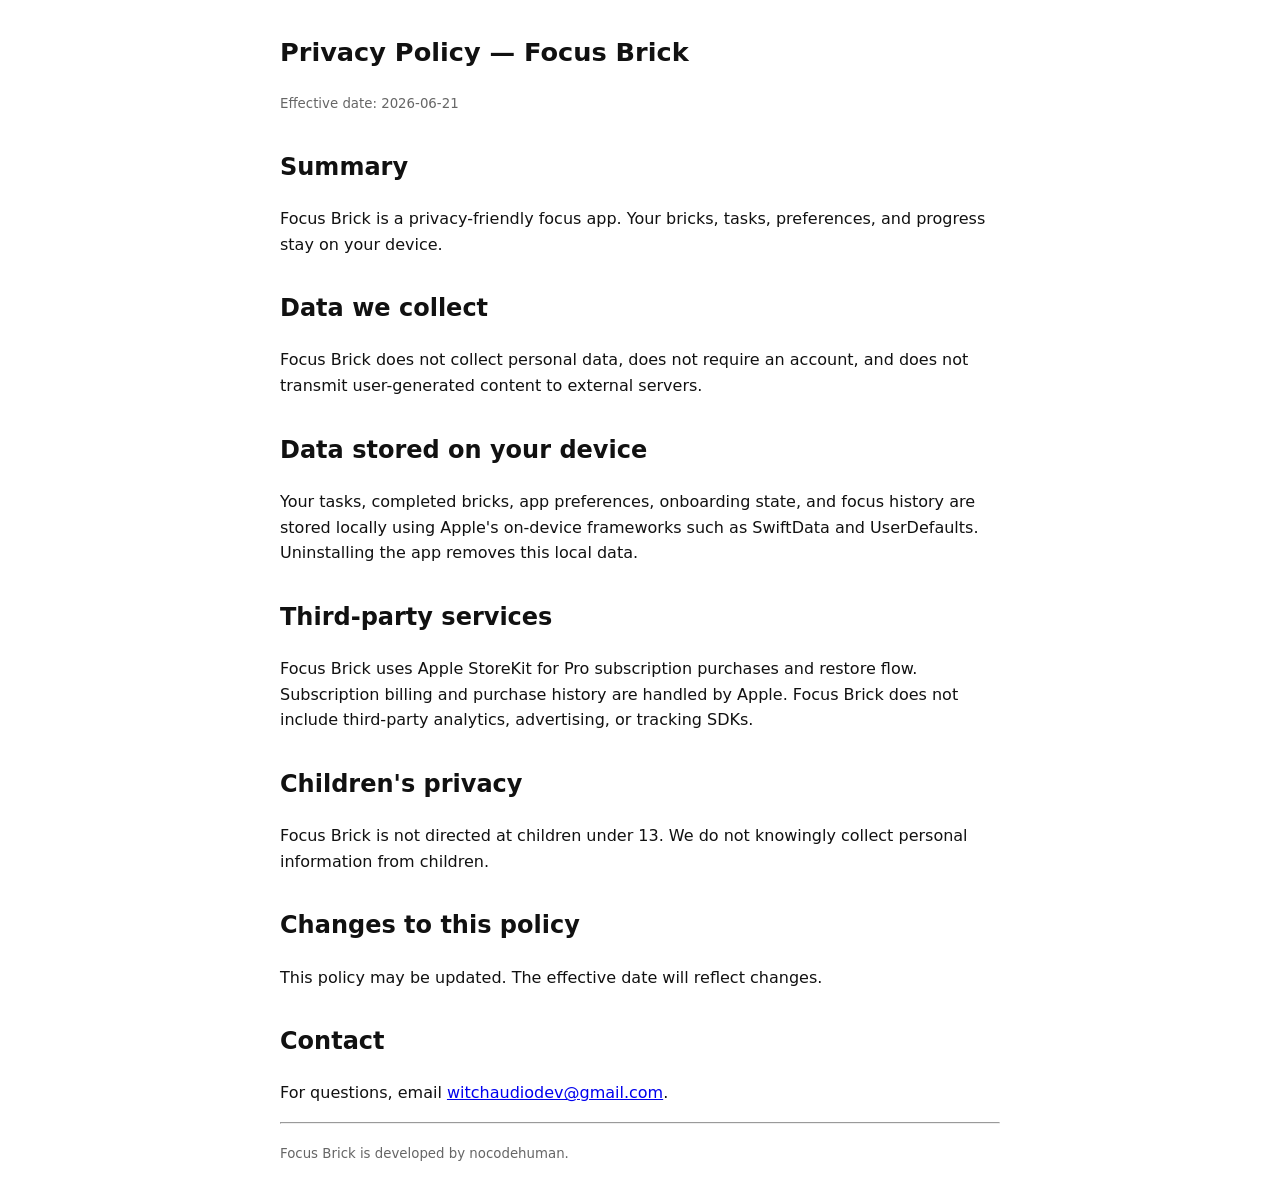
<file: focus-brick/index.html>
<!doctype html>
<html lang="en">
<head>
<meta charset="utf-8" />
<meta name="viewport" content="width=device-width,initial-scale=1" />
<title>Privacy Policy — Focus Brick</title>
<style>
  body { font: 16px/1.6 -apple-system, system-ui, sans-serif; max-width: 720px; margin: 2rem auto; padding: 0 1rem; color: #111; }
  h1 { font-size: 1.6rem; }
  h2 { margin-top: 2rem; }
  small { color: #666; }
</style>
</head>
<body>
<h1>Privacy Policy — Focus Brick</h1>
<p><small>Effective date: 2026-06-21</small></p>

<h2>Summary</h2>
<p>Focus Brick is a privacy-friendly focus app. Your bricks, tasks, preferences, and progress stay on your device.</p>

<h2>Data we collect</h2>
<p>Focus Brick does not collect personal data, does not require an account, and does not transmit user-generated content to external servers.</p>

<h2>Data stored on your device</h2>
<p>Your tasks, completed bricks, app preferences, onboarding state, and focus history are stored locally using Apple's on-device frameworks such as SwiftData and UserDefaults. Uninstalling the app removes this local data.</p>

<h2>Third-party services</h2>
<p>Focus Brick uses Apple StoreKit for Pro subscription purchases and restore flow. Subscription billing and purchase history are handled by Apple. Focus Brick does not include third-party analytics, advertising, or tracking SDKs.</p>

<h2>Children's privacy</h2>
<p>Focus Brick is not directed at children under 13. We do not knowingly collect personal information from children.</p>

<h2>Changes to this policy</h2>
<p>This policy may be updated. The effective date will reflect changes.</p>

<h2>Contact</h2>
<p>For questions, email <a href="mailto:witchaudiodev@gmail.com">witchaudiodev@gmail.com</a>.</p>

<hr />
<p><small>Focus Brick is developed by nocodehuman.</small></p>
</body>
</html>
</file>
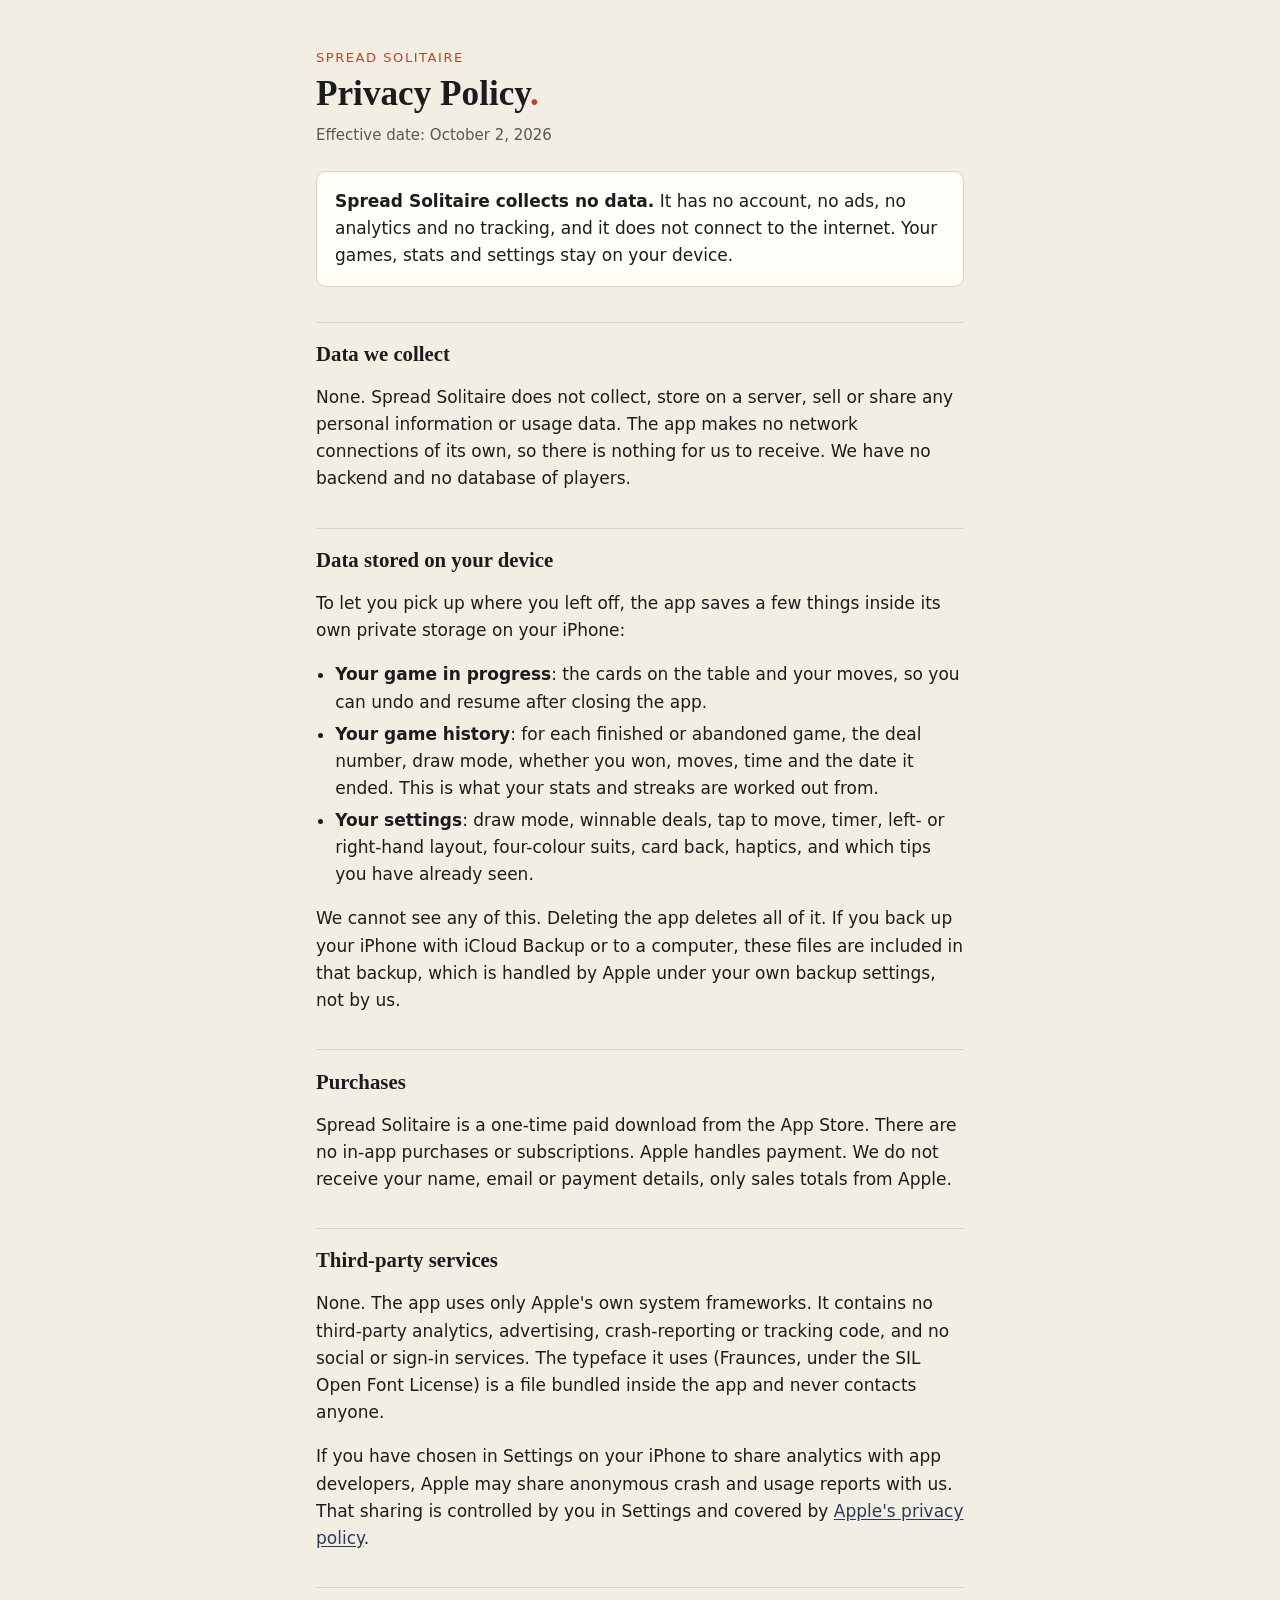
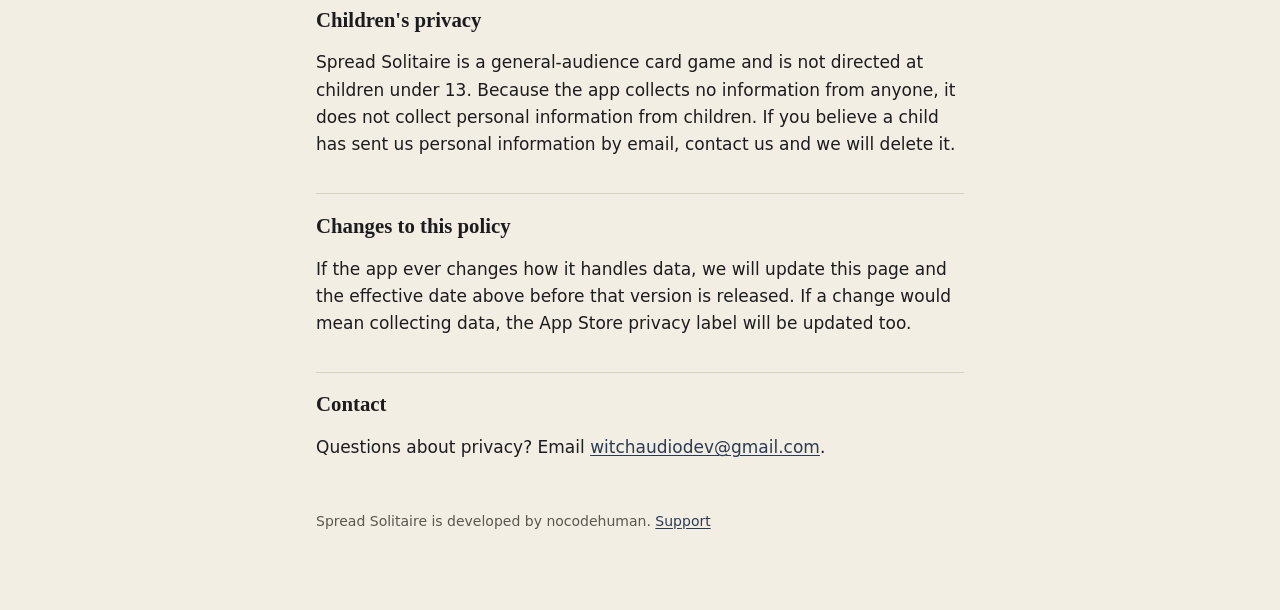
<file: spread-solitaire/index.html>
<!doctype html>
<html lang="en">
<head>
<meta charset="utf-8" />
<meta name="viewport" content="width=device-width,initial-scale=1" />
<title>Privacy Policy — Spread Solitaire</title>
<meta name="description" content="Privacy policy for Spread Solitaire, a Klondike solitaire game for iPhone. The app collects no data." />
<link rel="stylesheet" href="styles.css" />
</head>
<body>
<main>
  <p class="eyebrow">Spread Solitaire</p>
  <h1>Privacy Policy<span class="dot">.</span></h1>
  <p class="meta">Effective date: October 2, 2026</p>

  <div class="summary">
    <p><strong>Spread Solitaire collects no data.</strong> It has no account, no ads, no analytics and no tracking, and it does not connect to the internet. Your games, stats and settings stay on your device.</p>
  </div>

  <h2>Data we collect</h2>
  <p>None. Spread Solitaire does not collect, store on a server, sell or share any personal information or usage data. The app makes no network connections of its own, so there is nothing for us to receive. We have no backend and no database of players.</p>

  <h2>Data stored on your device</h2>
  <p>To let you pick up where you left off, the app saves a few things inside its own private storage on your iPhone:</p>
  <ul>
    <li><strong>Your game in progress</strong>: the cards on the table and your moves, so you can undo and resume after closing the app.</li>
    <li><strong>Your game history</strong>: for each finished or abandoned game, the deal number, draw mode, whether you won, moves, time and the date it ended. This is what your stats and streaks are worked out from.</li>
    <li><strong>Your settings</strong>: draw mode, winnable deals, tap to move, timer, left- or right-hand layout, four-colour suits, card back, haptics, and which tips you have already seen.</li>
  </ul>
  <p>We cannot see any of this. Deleting the app deletes all of it. If you back up your iPhone with iCloud Backup or to a computer, these files are included in that backup, which is handled by Apple under your own backup settings, not by us.</p>

  <h2>Purchases</h2>
  <p>Spread Solitaire is a one-time paid download from the App Store. There are no in-app purchases or subscriptions. Apple handles payment. We do not receive your name, email or payment details, only sales totals from Apple.</p>

  <h2>Third-party services</h2>
  <p>None. The app uses only Apple's own system frameworks. It contains no third-party analytics, advertising, crash-reporting or tracking code, and no social or sign-in services. The typeface it uses (Fraunces, under the SIL Open Font License) is a file bundled inside the app and never contacts anyone.</p>
  <p>If you have chosen in Settings on your iPhone to share analytics with app developers, Apple may share anonymous crash and usage reports with us. That sharing is controlled by you in Settings and covered by <a href="https://www.apple.com/legal/privacy/">Apple's privacy policy</a>.</p>

  <h2>Children's privacy</h2>
  <p>Spread Solitaire is a general-audience card game and is not directed at children under 13. Because the app collects no information from anyone, it does not collect personal information from children. If you believe a child has sent us personal information by email, contact us and we will delete it.</p>

  <h2>Changes to this policy</h2>
  <p>If the app ever changes how it handles data, we will update this page and the effective date above before that version is released. If a change would mean collecting data, the App Store privacy label will be updated too.</p>

  <h2>Contact</h2>
  <p>Questions about privacy? Email <a href="mailto:witchaudiodev@gmail.com?subject=Spread%20Solitaire%20privacy">witchaudiodev@gmail.com</a>.</p>

  <footer>
    <p>Spread Solitaire is developed by nocodehuman. <a href="support/">Support</a></p>
  </footer>
</main>
</body>
</html>
</file>
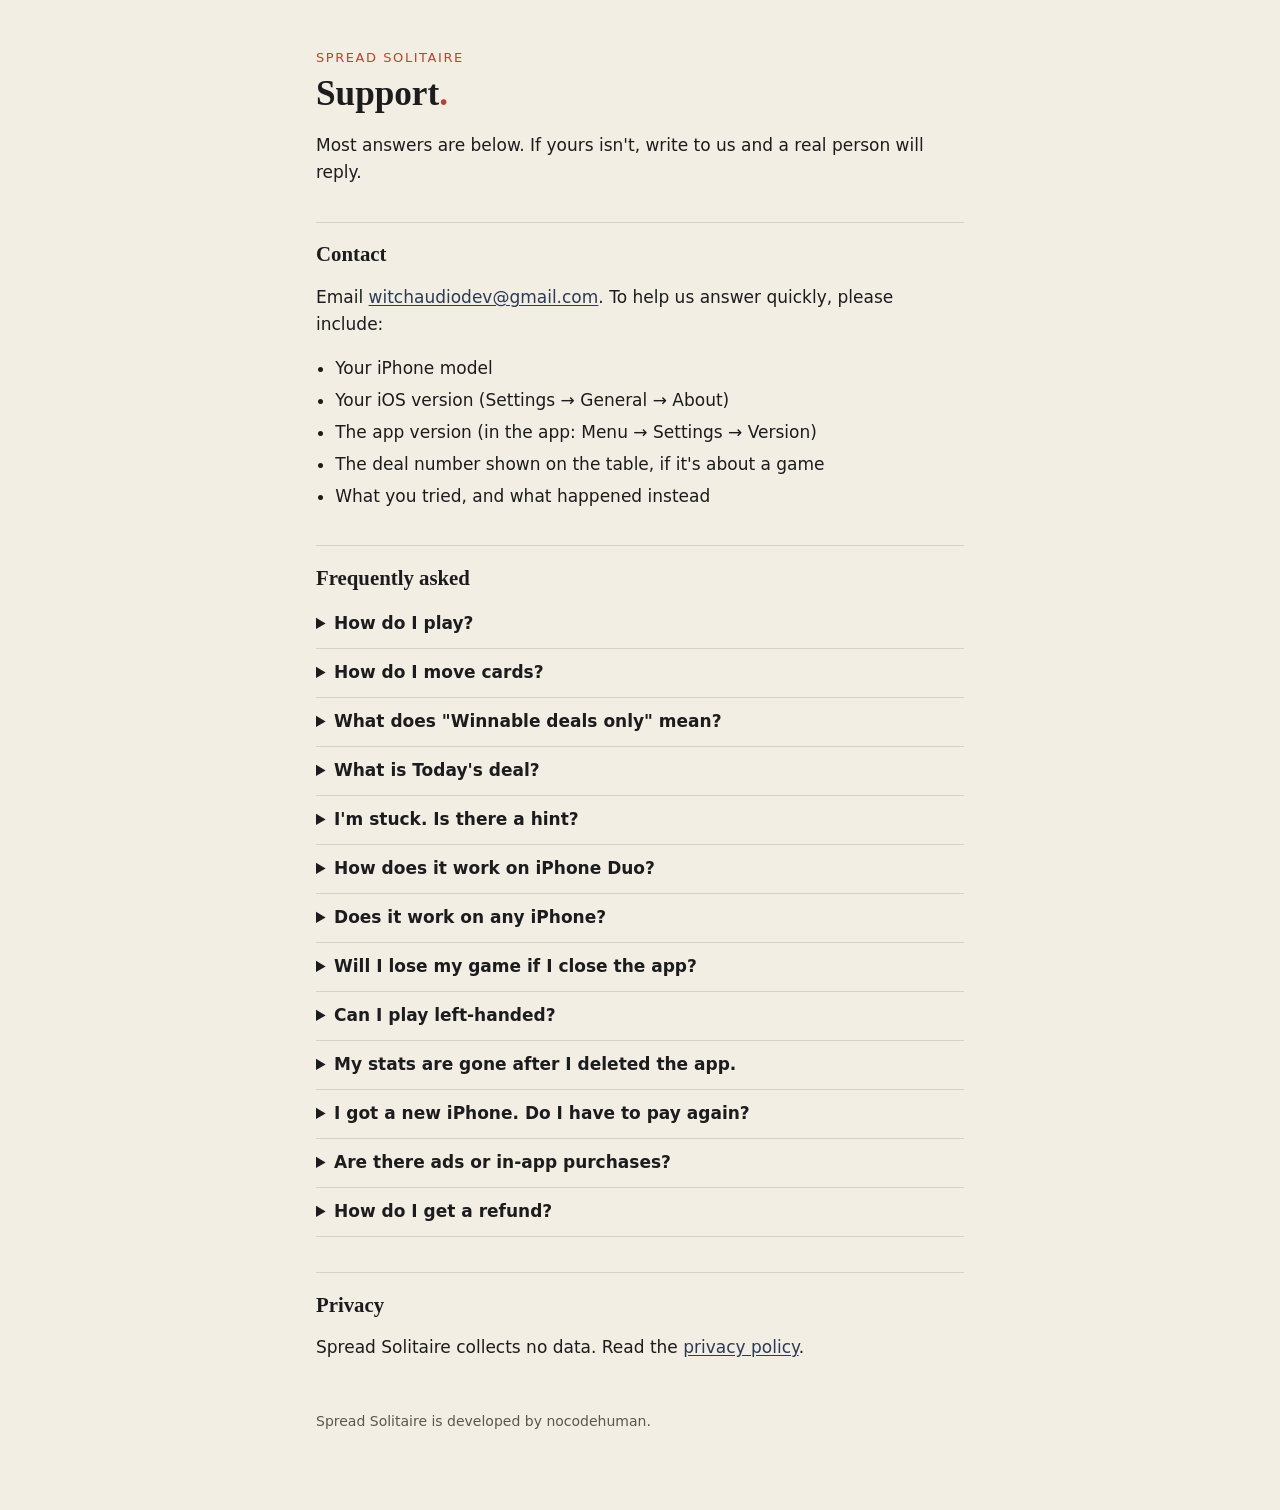
<file: spread-solitaire/support/index.html>
<!doctype html>
<html lang="en">
<head>
<meta charset="utf-8" />
<meta name="viewport" content="width=device-width,initial-scale=1" />
<title>Support — Spread Solitaire</title>
<meta name="description" content="Help and contact for Spread Solitaire, a Klondike solitaire game for iPhone." />
<link rel="stylesheet" href="../styles.css" />
</head>
<body>
<main>
  <p class="eyebrow">Spread Solitaire</p>
  <h1>Support<span class="dot">.</span></h1>
  <p>Most answers are below. If yours isn't, write to us and a real person will reply.</p>

  <h2>Contact</h2>
  <p>Email <a href="mailto:witchaudiodev@gmail.com?subject=Spread%20Solitaire%20support">witchaudiodev@gmail.com</a>. To help us answer quickly, please include:</p>
  <ul>
    <li>Your iPhone model</li>
    <li>Your iOS version (Settings → General → About)</li>
    <li>The app version (in the app: Menu → Settings → Version)</li>
    <li>The deal number shown on the table, if it's about a game</li>
    <li>What you tried, and what happened instead</li>
  </ul>

  <h2>Frequently asked</h2>
  <details>
    <summary>How do I play?</summary>
    <p>Build the four foundations up by suit from Ace to King. On the table, stack cards down in alternating colours. You can move a run of face-up cards together, and only a King can start an empty column. When the deck runs out, tap it to turn the waste back over. The full rules are under Menu → How to play.</p>
  </details>
  <details>
    <summary>How do I move cards?</summary>
    <p>Drag a card, or a run of cards, to where you want it. Or tap a card and it goes to the spot where it fits. If you prefer to choose, turn off "Tap to move" in Settings: then a tap selects a card and a second tap places it.</p>
  </details>
  <details>
    <summary>What does "Winnable deals only" mean?</summary>
    <p>Every deal in that list has been checked by a solver that can see all the cards, and it found a way to win. Some cards are face down while you play, so a winnable deal can still beat you. Turn the setting off for fully random deals, some of which can't be won.</p>
  </details>
  <details>
    <summary>What is Today's deal?</summary>
    <p>One winnable deal per day, picked from the date, so everyone playing gets the same deal. It works offline. Win it on consecutive days to build your daily streak.</p>
  </details>
  <details>
    <summary>I'm stuck. Is there a hint?</summary>
    <p>Yes. Open the Menu and tap "Show a move". Undo is always available too, and you can undo as far back as you like.</p>
  </details>
  <details>
    <summary>How does it work on iPhone Duo?</summary>
    <p>Fold it partway, like a book, and the table splits into two pages with nothing on the fold. Open it flat for one full board. Stand it on a table folded across the middle and the timer and foundations sit on the upright half. Close it and the game pauses and saves; the outer display shows your game with a Continue button, and you can keep playing there or open it up again.</p>
  </details>
  <details>
    <summary>Does it work on any iPhone?</summary>
    <p>Yes. Every feature works on any iPhone that runs the app. You get the classic layout in portrait and a wide board in landscape. Leaving the app pauses your game and saves it.</p>
  </details>
  <details>
    <summary>Will I lose my game if I close the app?</summary>
    <p>No. The game saves after every move. Open the app again and tap Continue.</p>
  </details>
  <details>
    <summary>Can I play left-handed?</summary>
    <p>Yes. In Settings, set Hand to Left. The deck, buttons and first three columns move to the other side.</p>
  </details>
  <details>
    <summary>My stats are gone after I deleted the app.</summary>
    <p>All data lives only on your iPhone, and deleting the app deletes it. We don't keep a copy, so we can't restore it. Restoring your iPhone from a backup made before you deleted the app brings it back.</p>
  </details>
  <details>
    <summary>I got a new iPhone. Do I have to pay again?</summary>
    <p>No. Sign in with the same Apple Account and download Spread Solitaire again from your purchases in the App Store at no extra cost.</p>
  </details>
  <details>
    <summary>Are there ads or in-app purchases?</summary>
    <p>No. You pay once in the App Store and that's it. No ads, no subscription, no in-app purchases, no account.</p>
  </details>
  <details>
    <summary>How do I get a refund?</summary>
    <p>Refunds are handled by Apple. Go to <a href="https://reportaproblem.apple.com">reportaproblem.apple.com</a> and choose the purchase.</p>
  </details>

  <h2>Privacy</h2>
  <p>Spread Solitaire collects no data. Read the <a href="../">privacy policy</a>.</p>

  <footer>
    <p>Spread Solitaire is developed by nocodehuman.</p>
  </footer>
</main>
</body>
</html>
</file>
<file: spread-solitaire/styles.css>
:root {
  --paper: #F3EEE4;
  --card: #FFFDF8;
  --ink: #1C1C1E;
  --ink-soft: #5A5650;
  --rule: #D9D1C2;
  --accent: #B5452E;
  --link: #2B3A55;
  color-scheme: light dark;
}
@media (prefers-color-scheme: dark) {
  :root {
    --paper: #14171C;
    --card: #1B1F26;
    --ink: #E9E4DA;
    --ink-soft: #A39E94;
    --rule: #2A2F37;
    --accent: #E07A5F;
    --link: #9DB4D9;
  }
}
* { box-sizing: border-box; }
body {
  margin: 0;
  background: var(--paper);
  color: var(--ink);
  font: 17px/1.6 -apple-system, BlinkMacSystemFont, "SF Pro Text", system-ui, sans-serif;
}
main { max-width: 680px; margin: 0 auto; padding: 48px 16px 64px; }
.eyebrow {
  margin: 0 0 4px;
  font-size: 13px;
  letter-spacing: .12em;
  text-transform: uppercase;
  color: var(--accent);
}
h1, h2 { font-family: "New York", ui-serif, Georgia, serif; font-weight: 600; line-height: 1.2; }
h1 { font-size: 2.2rem; margin: 0 0 8px; }
h2 { font-size: 1.3rem; margin: 2.2rem 0 .6rem; padding-top: 1.2rem; border-top: 1px solid var(--rule); }
.dot { color: var(--accent); }
.meta { color: var(--ink-soft); font-size: 15px; margin: 0 0 1.5rem; }
.summary {
  background: var(--card);
  border: 1px solid var(--rule);
  border-radius: 10px;
  padding: 16px 18px;
}
.summary p { margin: 0; }
a { color: var(--link); text-underline-offset: 2px; overflow-wrap: anywhere; }
ul { padding-left: 1.2rem; }
li { margin: .3rem 0; }
code { font-size: .92em; }
details { border-bottom: 1px solid var(--rule); padding: 10px 0; }
summary { cursor: pointer; font-weight: 600; min-height: 28px; }
details p { margin: .5rem 0 .2rem; }
footer { margin-top: 3rem; color: var(--ink-soft); font-size: 14px; }
</file>
